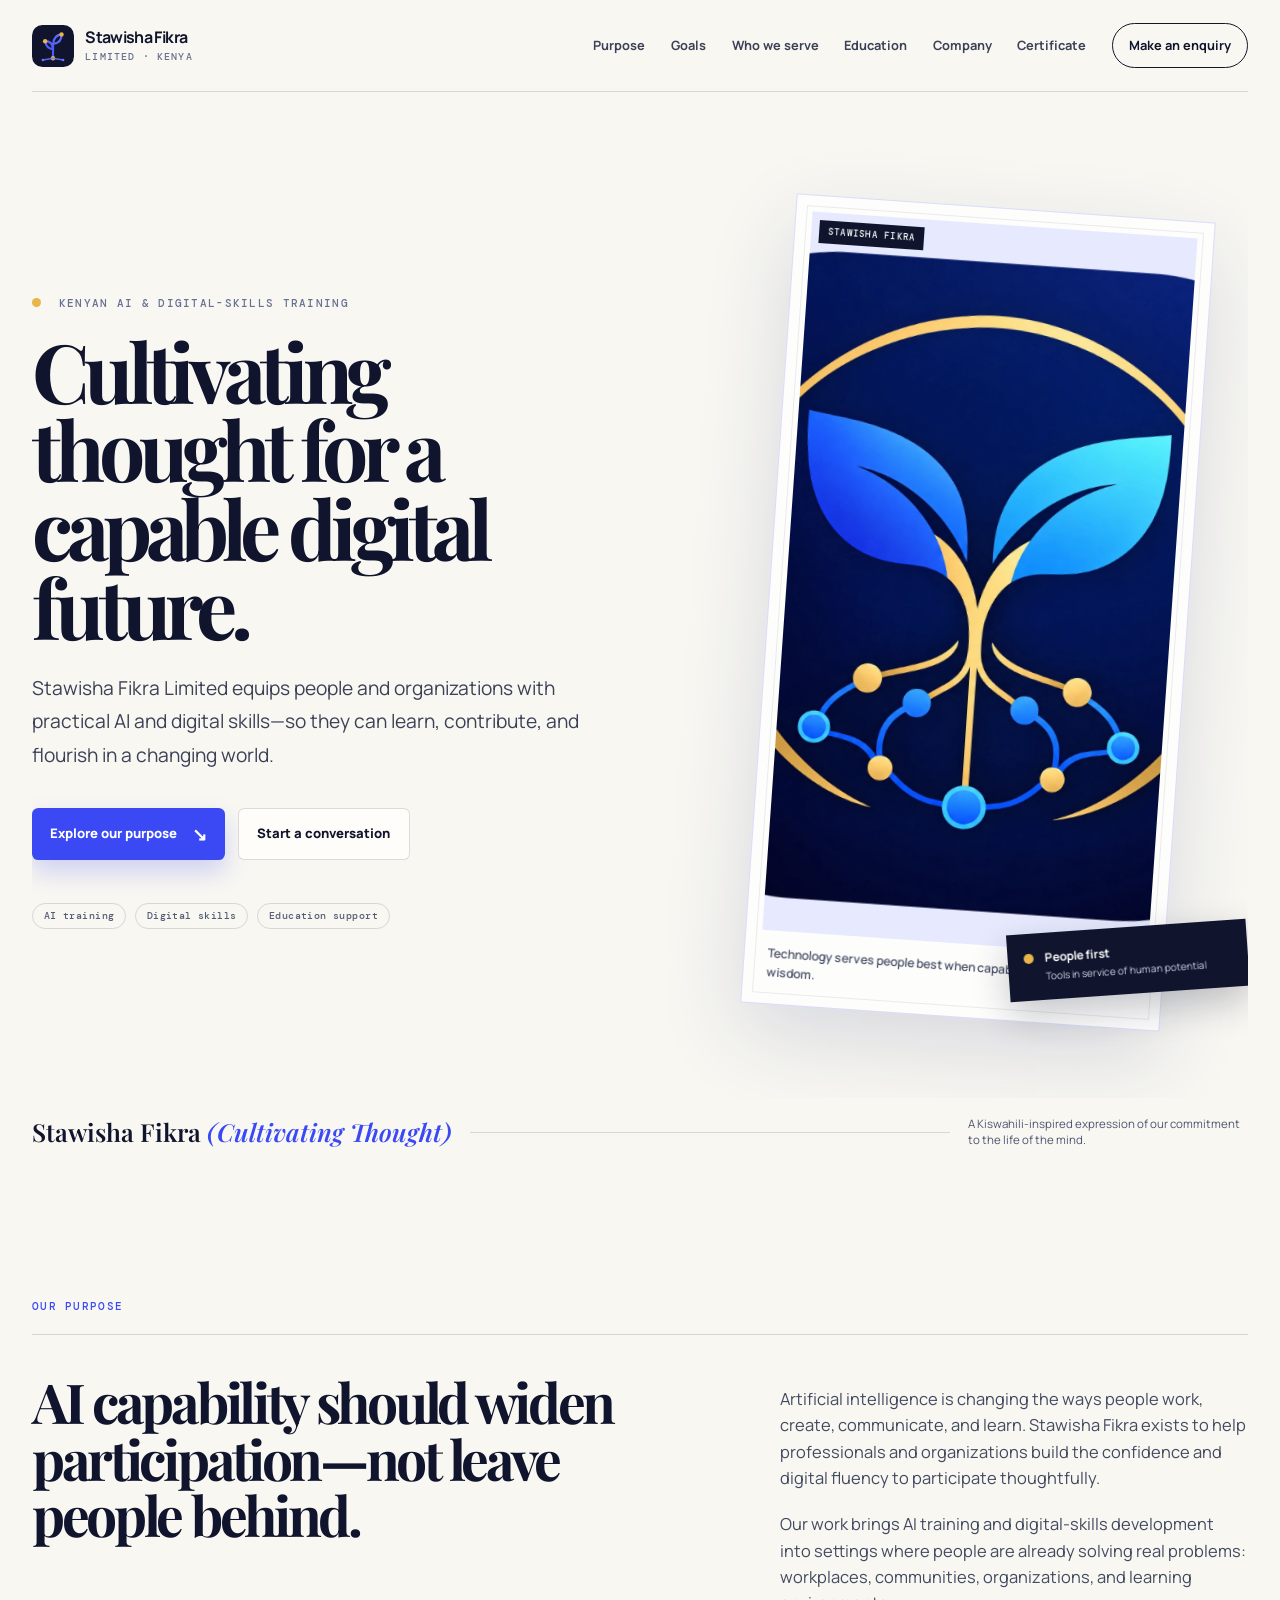
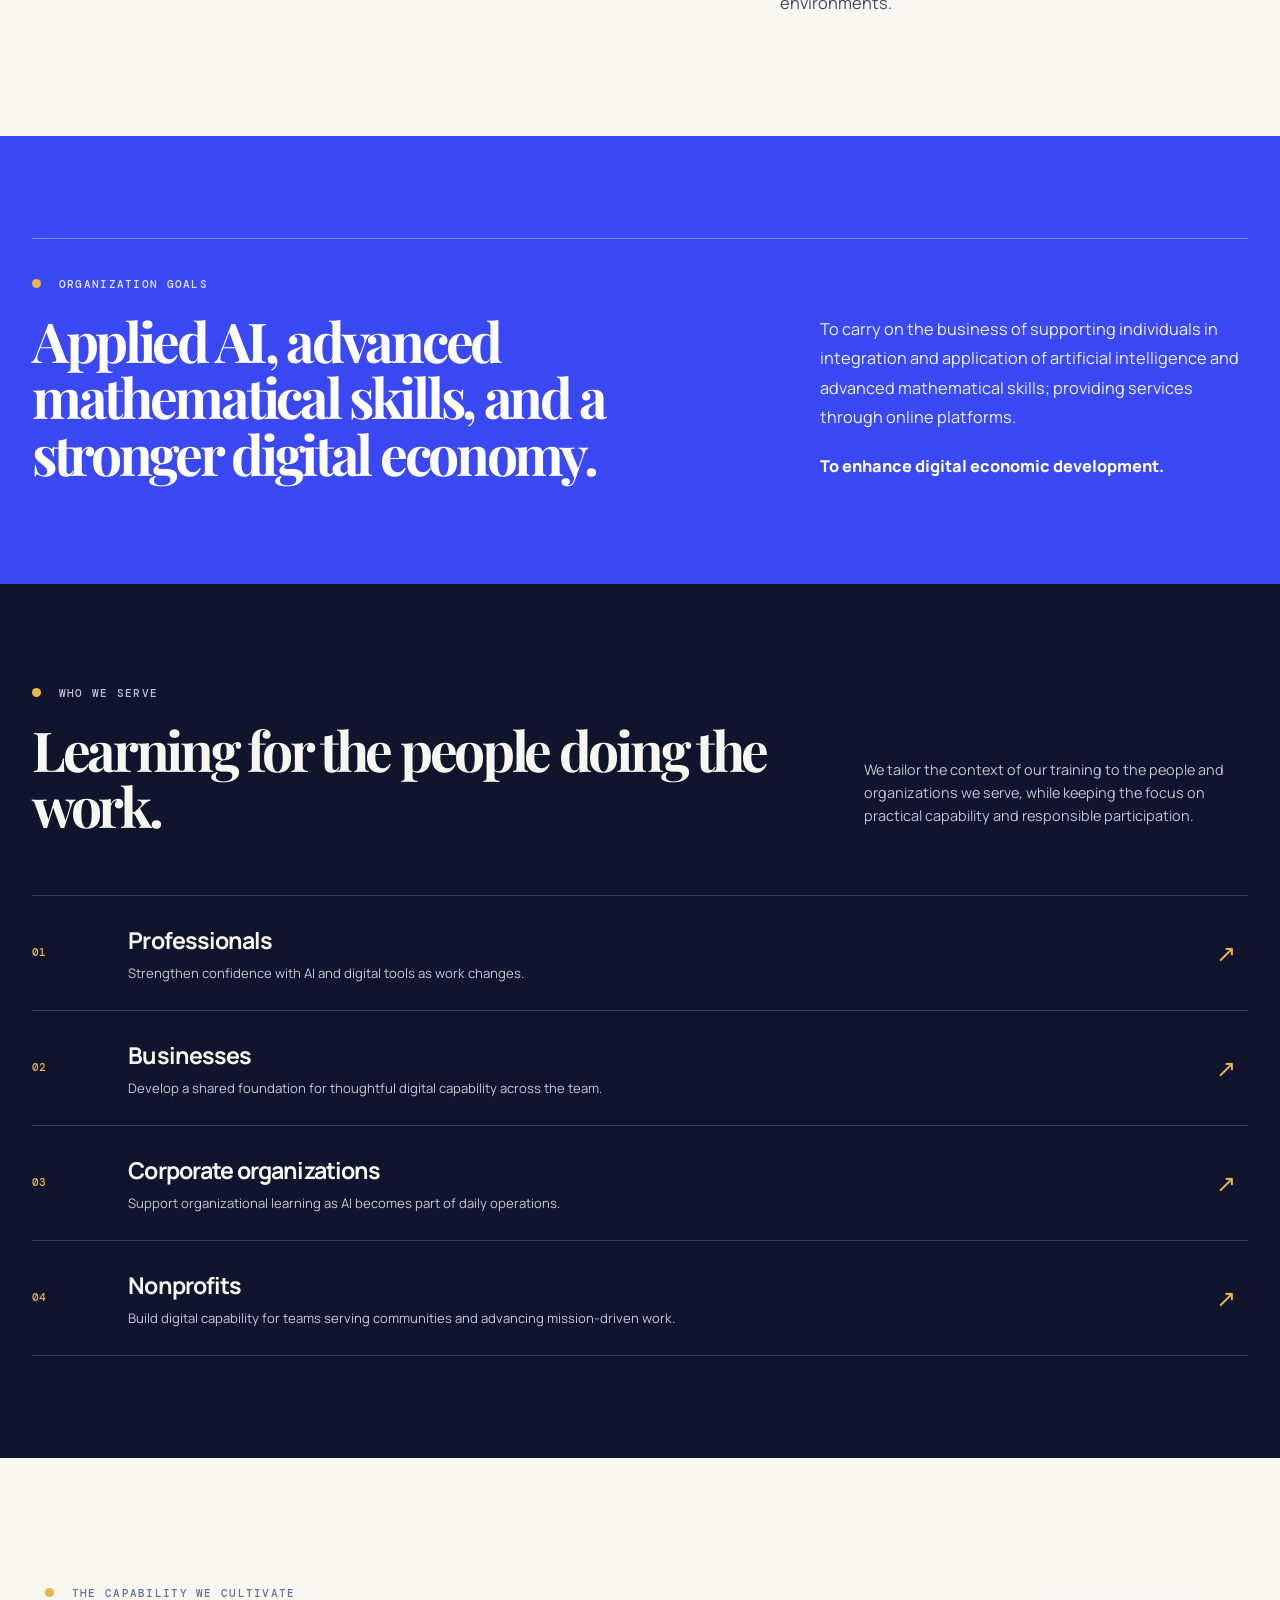
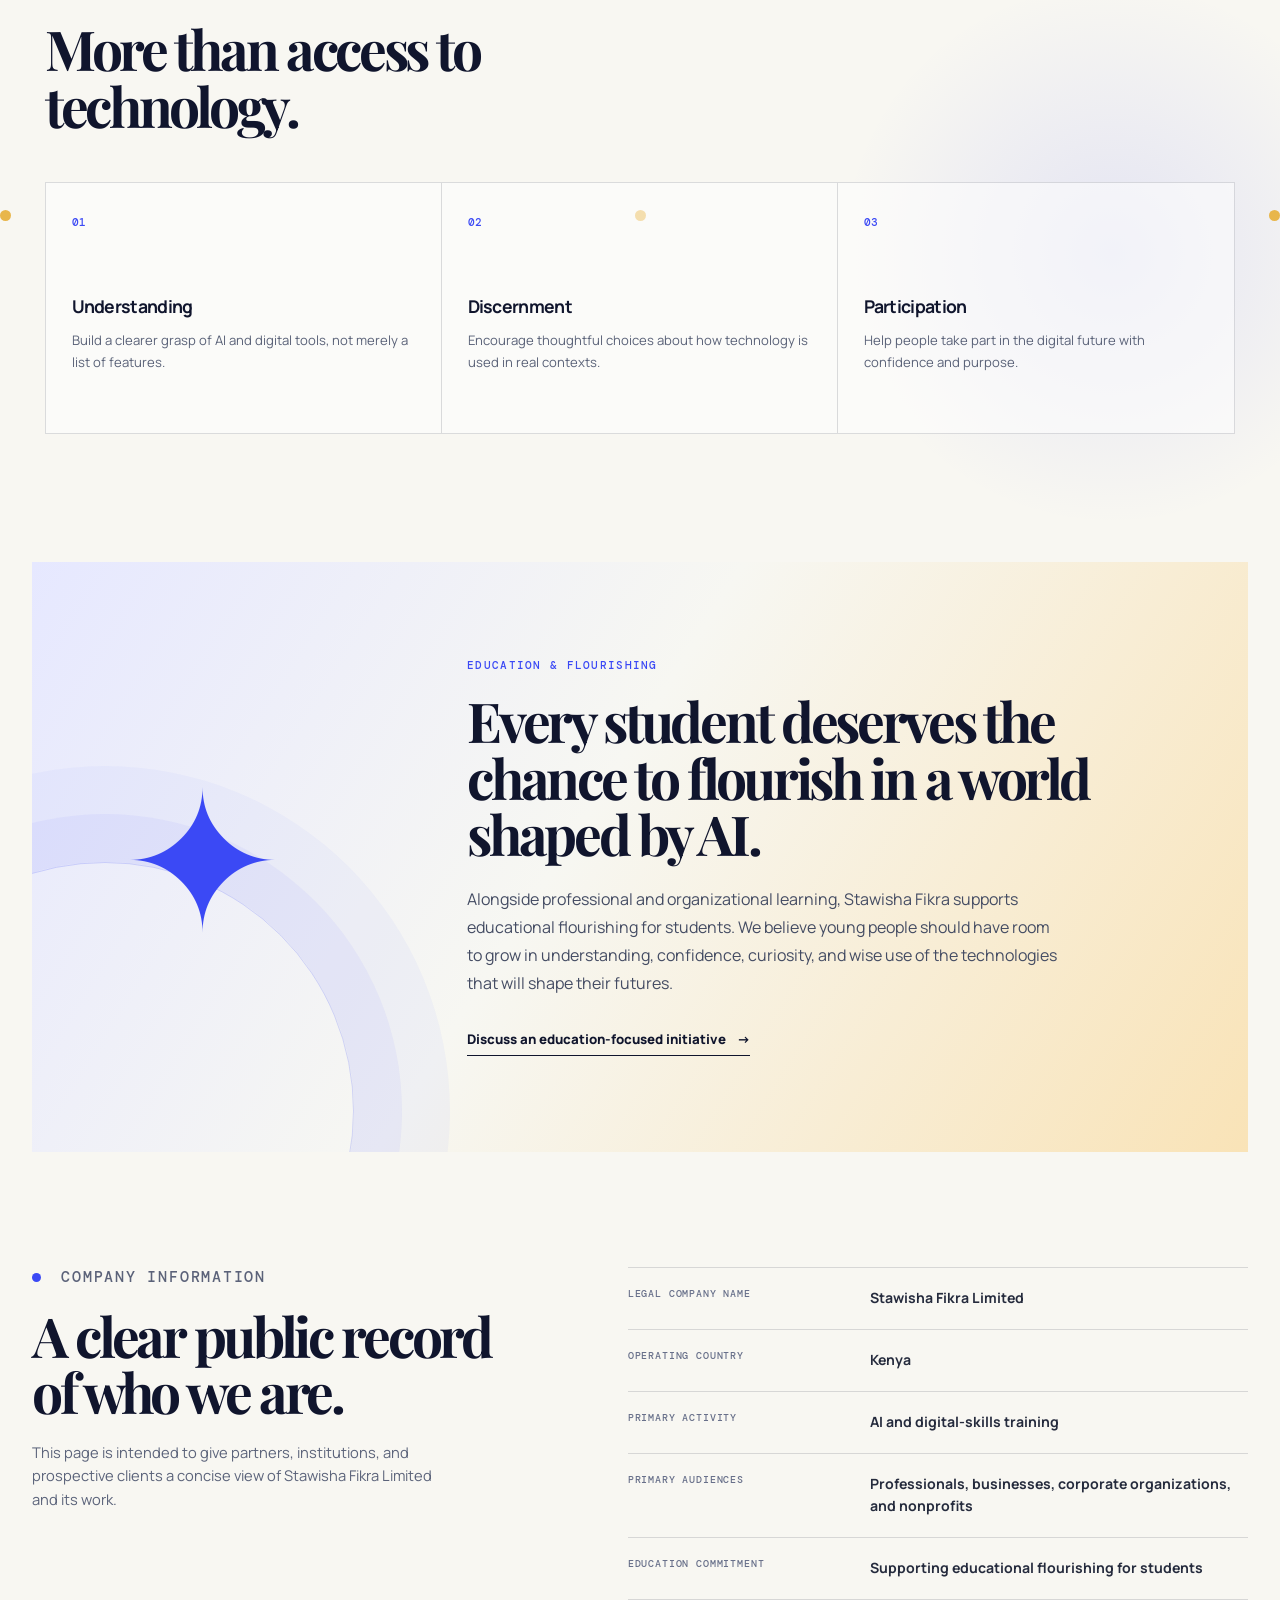
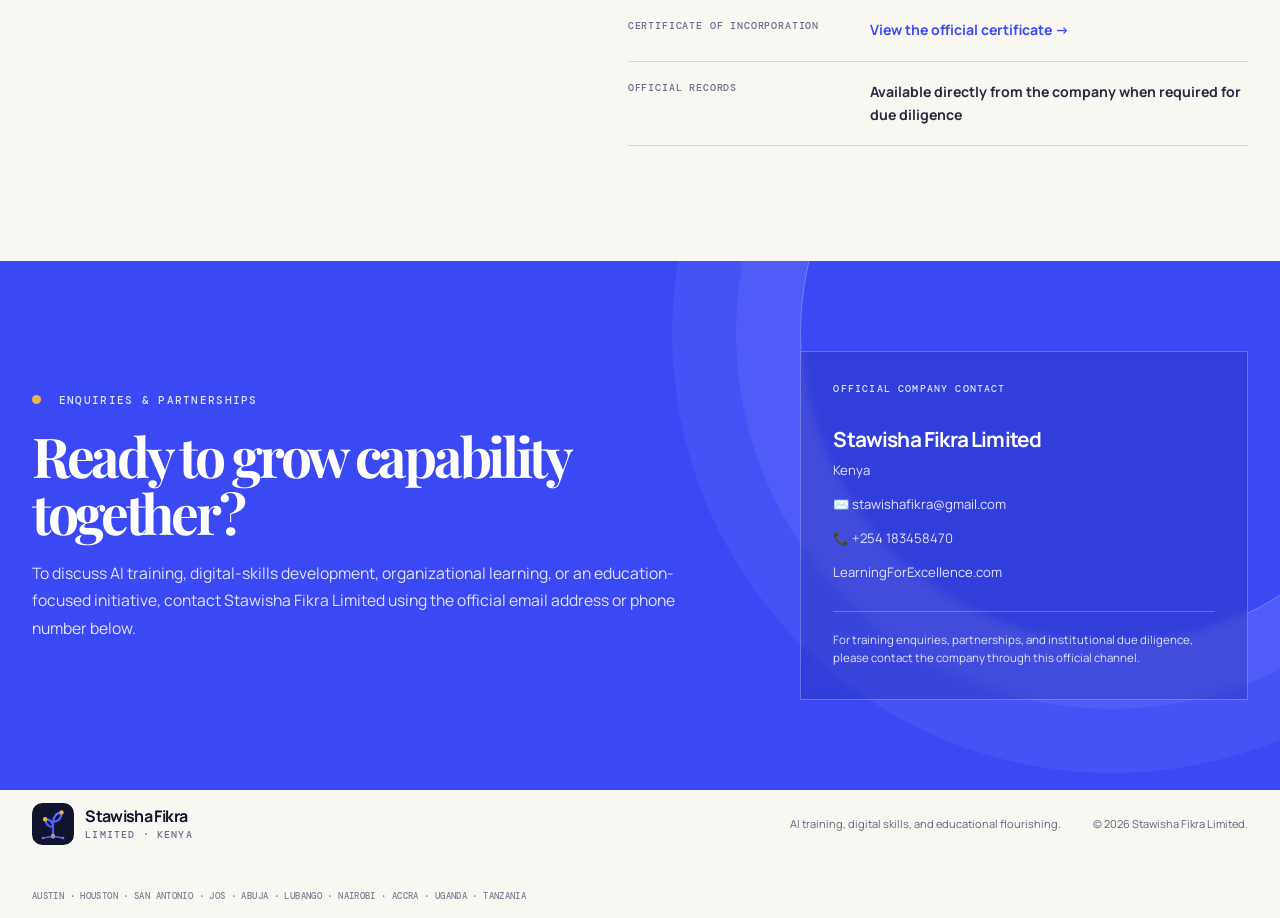
<file: index.html>
<!doctype html>
<html lang="en">
  <head>
    <meta charset="UTF-8" />
    <meta name="viewport" content="width=device-width, initial-scale=1.0" />
    <meta name="theme-color" content="#3b49f5" />
    <meta
      name="description"
      content="Stawisha Fikra Limited is a Kenyan AI and digital-skills training company serving professionals, businesses, corporate organizations, and nonprofits."
    />
    <meta
      name="keywords"
      content="AI training Kenya, digital skills, Stawisha Fikra, organizational learning, student flourishing"
    />
    <meta property="og:type" content="website" />
    <meta property="og:title" content="Stawisha Fikra | AI & Digital Skills Training" />
    <meta
      property="og:description"
      content="Cultivating thought and building practical AI and digital capability for people and organizations in Kenya."
    />
    <meta property="og:url" content="https://amosthestemguy.github.io/stawisha-fikra-limited/" />
    <meta property="og:site_name" content="Stawisha Fikra Limited" />
    <meta property="og:image" content="https://files.manuscdn.com/user_upload_by_module/session_file/112589645/gCdXlFzOjqTmCFvg.svg" />
    <meta name="twitter:card" content="summary" />
    <meta name="twitter:title" content="Stawisha Fikra | AI & Digital Skills Training" />
    <meta
      name="twitter:description"
      content="Cultivating thought and building practical AI and digital capability for people and organizations in Kenya."
    />
    <meta name="twitter:image" content="https://files.manuscdn.com/user_upload_by_module/session_file/112589645/gCdXlFzOjqTmCFvg.svg" />
    <title>Stawisha Fikra | AI & Digital Skills Training</title>
    <link rel="canonical" href="https://amosthestemguy.github.io/stawisha-fikra-limited/" />
    <link rel="icon" href="./favicon.svg" type="image/svg+xml" />
    <link rel="manifest" href="./manifest.webmanifest" />
    <link rel="stylesheet" href="./styles.css" />
  </head>
  <body>
    <a class="skip-link" href="#main-content">Skip to content</a>

    <header class="site-header">
      <a class="brand" href="#top" aria-label="Stawisha Fikra home">
        <img src="./favicon.svg" alt="" width="42" height="42" />
        <span>
          <strong>Stawisha Fikra</strong>
          <small>Limited · Kenya</small>
        </span>
      </a>
      <nav aria-label="Primary navigation">
        <a href="#purpose">Purpose</a>
        <a href="#goals">Goals</a>
        <a href="#who-we-serve">Who we serve</a>
        <a href="#education">Education</a>
        <a href="#company">Company</a>
        <a href="./certificate.html">Certificate</a>
        <a class="nav-cta" href="#contact">Make an enquiry</a>
      </nav>
    </header>

    <main id="main-content">
      <section class="hero" id="top" aria-labelledby="hero-title">
        <div class="hero-copy">
          <p class="eyebrow"><span></span> Kenyan AI &amp; digital-skills training</p>
          <h1 id="hero-title">Cultivating thought for a capable digital future.</h1>
          <p class="hero-lede">
            Stawisha Fikra Limited equips people and organizations with practical AI and digital skills—so they can learn, contribute, and flourish in a changing world.
          </p>
          <div class="hero-actions">
            <a class="button button-primary" href="#purpose">Explore our purpose <span aria-hidden="true">↘</span></a>
            <a class="button button-secondary" href="#contact">Start a conversation</a>
          </div>
          <div class="hero-proof" aria-label="Company focus areas">
            <span>AI training</span>
            <span>Digital skills</span>
            <span>Education support</span>
          </div>
        </div>

        <div class="hero-art" aria-label="Cultivating thought visual">
          <div class="orbit orbit-one"></div>
          <div class="orbit orbit-two"></div>
          <div class="hero-art-panel">
            <div class="art-label">STAWISHA FIKRA</div>
            <img
              src="./brand-mark.webp"
              alt="Abstract seedling and connected nodes representing thought, learning, and AI capability"
              width="720"
              height="720"
              fetchpriority="high"
            />
            <p>Technology serves people best when capability grows with wisdom.</p>
          </div>
          <div class="signal-card">
            <span class="signal-dot"></span>
            <div><strong>People first</strong><small>Tools in service of human potential</small></div>
          </div>
        </div>
      </section>

      <section class="name-band" aria-label="Company name translation">
        <p>Stawisha Fikra <span>(Cultivating Thought)</span></p>
        <div class="name-rule" aria-hidden="true"></div>
        <p class="name-note">A Kiswahili-inspired expression of our commitment to the life of the mind.</p>
      </section>

      <section class="purpose section-frame" id="purpose" aria-labelledby="purpose-title">
        <div class="section-kicker">Our purpose</div>
        <div class="purpose-layout">
          <div>
            <h2 id="purpose-title">AI capability should widen participation—not leave people behind.</h2>
          </div>
          <div class="purpose-copy">
            <p>
              Artificial intelligence is changing the ways people work, create, communicate, and learn. Stawisha Fikra exists to help professionals and organizations build the confidence and digital fluency to participate thoughtfully.
            </p>
            <p>
              Our work brings AI training and digital-skills development into settings where people are already solving real problems: workplaces, communities, organizations, and learning environments.
            </p>
          </div>
        </div>
      </section>

      <section class="goals" id="goals" aria-labelledby="goals-title">
        <div class="goals-wrap">
          <div>
            <p class="eyebrow"><span></span> Organization goals</p>
            <h2 id="goals-title">Applied AI, advanced mathematical skills, and a stronger digital economy.</h2>
          </div>
          <div class="goals-copy">
            <p>To carry on the business of supporting individuals in integration and application of artificial intelligence and advanced mathematical skills; providing services through online platforms.</p>
            <p>To enhance digital economic development.</p>
          </div>
        </div>
      </section>

      <section class="audiences" id="who-we-serve" aria-labelledby="audience-title">
        <div class="audience-header">
          <div>
            <p class="eyebrow dark"><span></span> Who we serve</p>
            <h2 id="audience-title">Learning for the people doing the work.</h2>
          </div>
          <p>We tailor the context of our training to the people and organizations we serve, while keeping the focus on practical capability and responsible participation.</p>
        </div>
        <div class="audience-list">
          <article class="audience-item">
            <span class="number">01</span>
            <div><h3>Professionals</h3><p>Strengthen confidence with AI and digital tools as work changes.</p></div>
            <span class="arrow" aria-hidden="true">↗</span>
          </article>
          <article class="audience-item">
            <span class="number">02</span>
            <div><h3>Businesses</h3><p>Develop a shared foundation for thoughtful digital capability across the team.</p></div>
            <span class="arrow" aria-hidden="true">↗</span>
          </article>
          <article class="audience-item">
            <span class="number">03</span>
            <div><h3>Corporate organizations</h3><p>Support organizational learning as AI becomes part of daily operations.</p></div>
            <span class="arrow" aria-hidden="true">↗</span>
          </article>
          <article class="audience-item">
            <span class="number">04</span>
            <div><h3>Nonprofits</h3><p>Build digital capability for teams serving communities and advancing mission-driven work.</p></div>
            <span class="arrow" aria-hidden="true">↗</span>
          </article>
        </div>
      </section>

      <section class="capability" aria-labelledby="capability-title">
        <div class="capability-rail" aria-hidden="true"><span></span><span></span><span></span></div>
        <div class="capability-content">
          <p class="eyebrow"><span></span> The capability we cultivate</p>
          <h2 id="capability-title">More than access to technology.</h2>
          <div class="capability-grid">
            <article><span>01</span><h3>Understanding</h3><p>Build a clearer grasp of AI and digital tools, not merely a list of features.</p></article>
            <article><span>02</span><h3>Discernment</h3><p>Encourage thoughtful choices about how technology is used in real contexts.</p></article>
            <article><span>03</span><h3>Participation</h3><p>Help people take part in the digital future with confidence and purpose.</p></article>
          </div>
        </div>
      </section>

      <section class="education section-frame" id="education" aria-labelledby="education-title">
        <div class="education-marker" aria-hidden="true">✦</div>
        <div class="education-copy">
          <p class="section-kicker">Education &amp; flourishing</p>
          <h2 id="education-title">Every student deserves the chance to flourish in a world shaped by AI.</h2>
          <p>
            Alongside professional and organizational learning, Stawisha Fikra supports educational flourishing for students. We believe young people should have room to grow in understanding, confidence, curiosity, and wise use of the technologies that will shape their futures.
          </p>
          <a class="text-link" href="#contact">Discuss an education-focused initiative <span aria-hidden="true">→</span></a>
        </div>
      </section>

      <section class="company" id="company" aria-labelledby="company-title">
        <div class="company-intro">
          <p class="eyebrow dark"><span></span> Company information</p>
          <h2 id="company-title">A clear public record of who we are.</h2>
          <p>This page is intended to give partners, institutions, and prospective clients a concise view of Stawisha Fikra Limited and its work.</p>
        </div>
        <dl class="company-facts">
          <div><dt>Legal company name</dt><dd>Stawisha Fikra Limited</dd></div>
          <div><dt>Operating country</dt><dd>Kenya</dd></div>
          <div><dt>Primary activity</dt><dd>AI and digital-skills training</dd></div>
          <div><dt>Primary audiences</dt><dd>Professionals, businesses, corporate organizations, and nonprofits</dd></div>
          <div><dt>Education commitment</dt><dd>Supporting educational flourishing for students</dd></div>
          <div><dt>Certificate of incorporation</dt><dd><a class="company-link" href="./certificate.html">View the official certificate <span aria-hidden="true">→</span></a></dd></div>
          <div><dt>Official records</dt><dd>Available directly from the company when required for due diligence</dd></div>
        </dl>
      </section>

      <section class="contact" id="contact" aria-labelledby="contact-title">
        <div class="contact-sun" aria-hidden="true"></div>
        <div class="contact-copy">
          <p class="eyebrow"><span></span> Enquiries &amp; partnerships</p>
          <h2 id="contact-title">Ready to grow capability together?</h2>
          <p>To discuss AI training, digital-skills development, organizational learning, or an education-focused initiative, contact Stawisha Fikra Limited using the official email address or phone number below.</p>
        </div>
        <aside class="contact-card" aria-label="Official contact information">
          <p class="contact-card-label">Official company contact</p>
          <h3>Stawisha Fikra Limited</h3>
          <p>Kenya</p>
          <p><a href="mailto:stawishafikra@gmail.com">✉️ stawishafikra@gmail.com</a></p>
          <p><a href="tel:+254183458470">📞 +254 183458470</a></p>
          <p><a href="https://learningforexcellence.com" target="_blank" rel="noopener noreferrer">LearningForExcellence.com</a></p>
          <div class="contact-card-rule"></div>
          <p class="contact-small">For training enquiries, partnerships, and institutional due diligence, please contact the company through this official channel.</p>
        </aside>
      </section>
    </main>

    <footer class="site-footer">
      <a class="brand brand-footer" href="#top" aria-label="Back to top">
        <img src="./favicon.svg" alt="" width="35" height="35" />
        <span><strong>Stawisha Fikra</strong><small>Limited · Kenya</small></span>
      </a>
      <p>AI training, digital skills, and educational flourishing.</p>
      <p>© <span id="year">2026</span> Stawisha Fikra Limited.</p>
      <p class="locations">Austin · Houston · San Antonio · Jos · Abuja · Lubango · Nairobi · Accra · Uganda · Tanzania</p>
    </footer>
  </body>
</html>
</file>
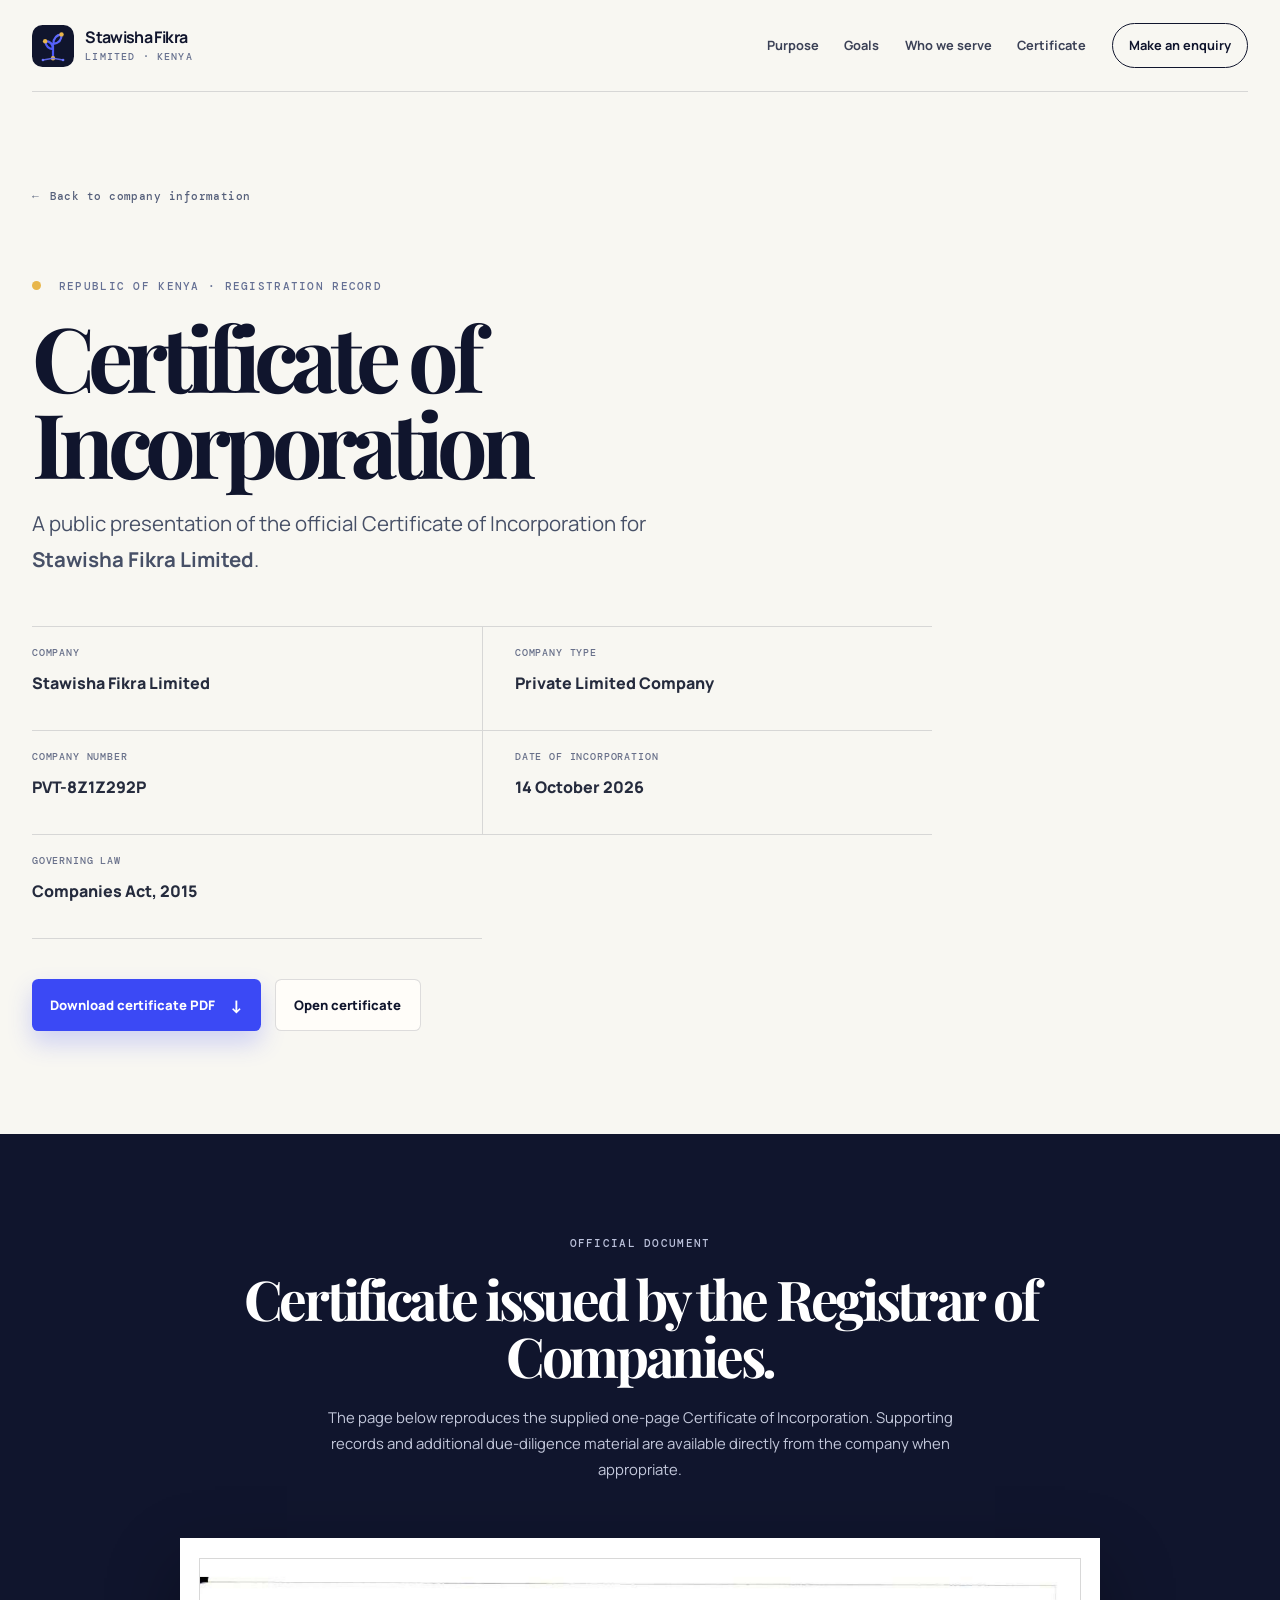
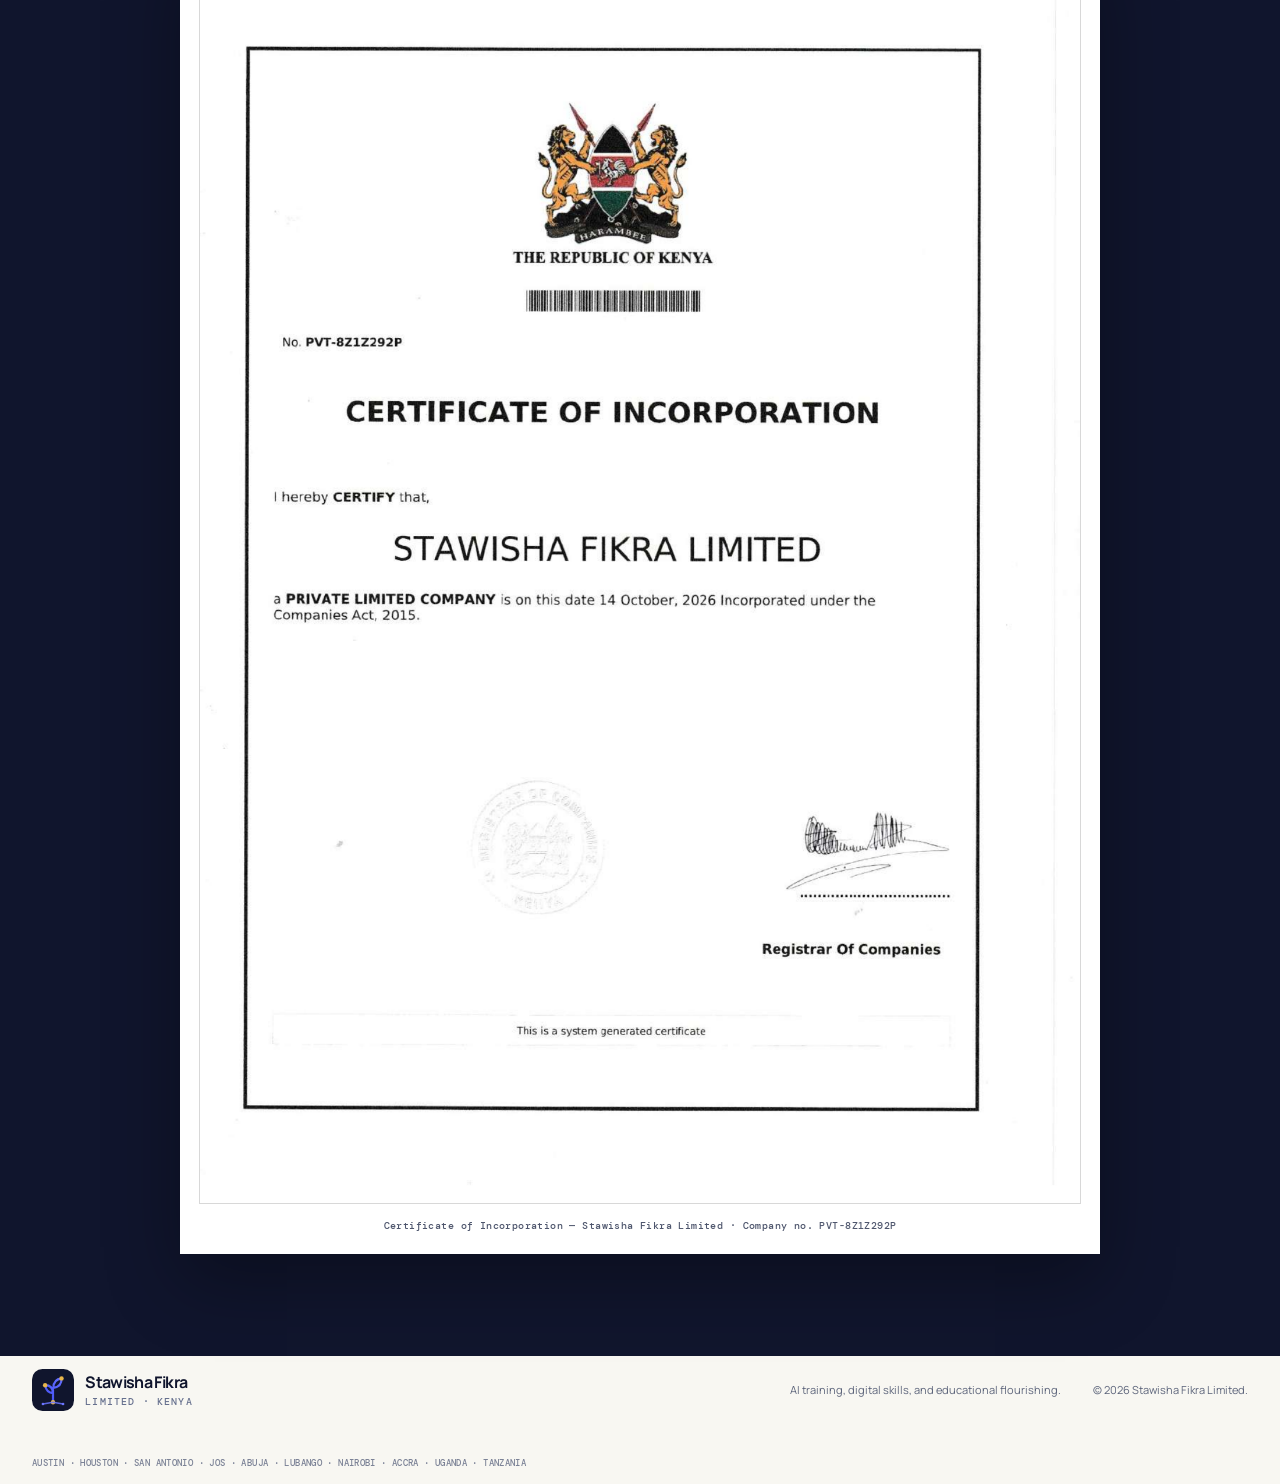
<file: certificate.html>
<!doctype html>
<html lang="en">
  <head>
    <meta charset="UTF-8" />
    <meta name="viewport" content="width=device-width, initial-scale=1.0" />
    <meta name="theme-color" content="#3b49f5" />
    <meta name="description" content="Certificate of Incorporation for Stawisha Fikra Limited, a Private Limited Company incorporated in Kenya on 14 October 2026." />
    <meta name="keywords" content="Stawisha Fikra Limited certificate of incorporation, Kenya company registration, PVT-8Z1Z292P" />
    <meta property="og:type" content="website" />
    <meta property="og:title" content="Certificate of Incorporation | Stawisha Fikra Limited" />
    <meta property="og:description" content="Official Certificate of Incorporation for Stawisha Fikra Limited, Republic of Kenya." />
    <meta property="og:url" content="https://amosthestemguy.github.io/stawisha-fikra-limited/certificate.html" />
    <meta property="og:site_name" content="Stawisha Fikra Limited" />
    <title>Certificate of Incorporation | Stawisha Fikra Limited</title>
    <link rel="canonical" href="https://amosthestemguy.github.io/stawisha-fikra-limited/certificate.html" />
    <link rel="icon" href="./favicon.svg" type="image/svg+xml" />
    <link rel="manifest" href="./manifest.webmanifest" />
    <link rel="stylesheet" href="./styles.css" />
  </head>
  <body class="certificate-page">
    <a class="skip-link" href="#main-content">Skip to content</a>

    <header class="site-header">
      <a class="brand" href="./index.html" aria-label="Stawisha Fikra home">
        <img src="./favicon.svg" alt="" width="42" height="42" />
        <span>
          <strong>Stawisha Fikra</strong>
          <small>Limited · Kenya</small>
        </span>
      </a>
      <nav aria-label="Primary navigation">
        <a href="./index.html#purpose">Purpose</a>
        <a href="./index.html#goals">Goals</a>
        <a href="./index.html#who-we-serve">Who we serve</a>
        <a aria-current="page" href="./certificate.html">Certificate</a>
        <a class="nav-cta" href="./index.html#contact">Make an enquiry</a>
      </nav>
    </header>

    <main id="main-content">
      <section class="certificate-hero section-frame" aria-labelledby="certificate-title">
        <a class="back-link" href="./index.html#company"><span aria-hidden="true">←</span> Back to company information</a>
        <p class="eyebrow"><span></span> Republic of Kenya · registration record</p>
        <h1 id="certificate-title">Certificate of Incorporation</h1>
        <p class="certificate-lede">A public presentation of the official Certificate of Incorporation for <strong>Stawisha Fikra Limited</strong>.</p>

        <dl class="certificate-facts" aria-label="Certificate facts">
          <div><dt>Company</dt><dd>Stawisha Fikra Limited</dd></div>
          <div><dt>Company type</dt><dd>Private Limited Company</dd></div>
          <div><dt>Company number</dt><dd>PVT-8Z1Z292P</dd></div>
          <div><dt>Date of incorporation</dt><dd>14 October 2026</dd></div>
          <div><dt>Governing law</dt><dd>Companies Act, 2015</dd></div>
        </dl>

        <div class="certificate-actions">
          <a class="button button-primary" href="./documents/stawisha-fikra-certificate-of-incorporation.pdf" download>Download certificate PDF <span aria-hidden="true">↓</span></a>
          <a class="button button-secondary" href="./documents/stawisha-fikra-certificate-of-incorporation.pdf" target="_blank" rel="noopener noreferrer">Open certificate</a>
        </div>
      </section>

      <section class="certificate-document" aria-labelledby="document-title">
        <div class="certificate-document-heading">
          <p class="section-kicker">Official document</p>
          <h2 id="document-title">Certificate issued by the Registrar of Companies.</h2>
          <p>The page below reproduces the supplied one-page Certificate of Incorporation. Supporting records and additional due-diligence material are available directly from the company when appropriate.</p>
        </div>
        <figure class="certificate-frame">
          <img src="./images/stawisha-fikra-certificate-of-incorporation.png" alt="Official Certificate of Incorporation for Stawisha Fikra Limited, a Private Limited Company incorporated in Kenya on 14 October 2026" width="1488" height="2105" />
          <figcaption>Certificate of Incorporation — Stawisha Fikra Limited · Company no. PVT-8Z1Z292P</figcaption>
        </figure>
      </section>
    </main>

    <footer class="site-footer">
      <a class="brand brand-footer" href="./index.html" aria-label="Stawisha Fikra home">
        <img src="./favicon.svg" alt="" width="35" height="35" />
        <span><strong>Stawisha Fikra</strong><small>Limited · Kenya</small></span>
      </a>
      <p>AI training, digital skills, and educational flourishing.</p>
      <p>© <span id="year">2026</span> Stawisha Fikra Limited.</p>
      <p class="locations">Austin · Houston · San Antonio · Jos · Abuja · Lubango · Nairobi · Accra · Uganda · Tanzania</p>
    </footer>
  </body>
</html>
</file>
<file: styles.css>
@import url('https://fonts.googleapis.com/css2?family=DM+Mono:wght@400;500&family=Manrope:wght@400;500;600;700;800&family=Playfair+Display:ital,wght@0,600;0,700;1,600&display=swap');

:root {
  --ink: #10152d;
  --muted: #66708e;
  --paper: #f8f7f2;
  --blue: #3b49f5;
  --blue-dark: #242cb5;
  --gold: #e8b64b;
  --line: rgba(16, 21, 45, 0.14);
  --serif: "Playfair Display", Georgia, serif;
  --sans: "Manrope", Arial, sans-serif;
  --mono: "DM Mono", monospace;
}

* { box-sizing: border-box; }
html { scroll-behavior: smooth; }
body { margin: 0; background: var(--paper); color: var(--ink); font-family: var(--sans); font-size: 16px; line-height: 1.6; }
a { color: inherit; text-decoration: none; }
img { display: block; max-width: 100%; }

.skip-link { position: fixed; z-index: 100; top: -5rem; left: 1rem; background: var(--ink); color: #fff; padding: .75rem 1rem; border-radius: .5rem; transition: top .2s; }
.skip-link:focus { top: 1rem; }

.site-header { width: min(1380px, calc(100% - 64px)); min-height: 92px; margin: auto; display: flex; justify-content: space-between; align-items: center; gap: 2rem; border-bottom: 1px solid var(--line); }
.brand { display: inline-flex; align-items: center; gap: .7rem; flex-shrink: 0; }
.brand img { width: 42px; height: 42px; }
.brand span { display: grid; line-height: 1.08; }
.brand strong { font-size: 1rem; letter-spacing: -.04em; }
.brand small { margin-top: .35rem; color: var(--muted); font: 500 .61rem/1 var(--mono); letter-spacing: .12em; text-transform: uppercase; }
.site-header nav { display: flex; align-items: center; gap: clamp(.8rem, 2vw, 2rem); color: #3b4156; font-size: .8rem; font-weight: 700; }
.site-header nav > a:not(.nav-cta) { position: relative; }
.site-header nav > a:not(.nav-cta)::after { content: ""; width: 0; height: 2px; position: absolute; bottom: -.4rem; left: 0; background: var(--blue); transition: width .2s; }
.site-header nav > a:not(.nav-cta):hover::after, .site-header nav > a:not(.nav-cta):focus-visible::after { width: 100%; }
.nav-cta { padding: .7rem 1rem; border: 1px solid var(--ink); border-radius: 999px; color: var(--ink); }
.nav-cta:hover, .nav-cta:focus-visible { background: var(--ink); color: #fff; }

.hero { width: min(1380px, calc(100% - 64px)); min-height: 675px; margin: auto; padding: clamp(4.5rem, 9vw, 8.5rem) 0 5rem; display: grid; grid-template-columns: minmax(0, 1.04fr) minmax(410px, .96fr); align-items: center; gap: clamp(2rem, 7vw, 8rem); overflow: hidden; }
.hero-copy { position: relative; z-index: 2; }
.eyebrow, .section-kicker { margin: 0 0 1.2rem; color: #657094; font: 500 .67rem/1.4 var(--mono); letter-spacing: .12em; text-transform: uppercase; }
.eyebrow span { display: inline-block; width: 9px; height: 9px; margin-right: .6rem; border-radius: 99px; background: var(--gold); }
.eyebrow.dark { color: #5b6279; }
.eyebrow.dark span { background: var(--blue); }
h1, h2, h3, p { margin-top: 0; }
h1 { max-width: 700px; margin-bottom: 1.65rem; font: 700 clamp(3.5rem, 6.4vw, 6.7rem)/.96 var(--serif); letter-spacing: -.075em; }
.hero-lede { max-width: 590px; margin-bottom: 2.2rem; color: #3b4156; font-size: clamp(1.02rem, 1.5vw, 1.2rem); line-height: 1.75; }
.hero-actions { display: flex; flex-wrap: wrap; gap: .8rem; }
.button { min-height: 50px; display: inline-flex; align-items: center; justify-content: center; gap: .9rem; padding: .75rem 1.15rem; border-radius: .4rem; font-size: .82rem; font-weight: 800; transition: transform .2s, background .2s, color .2s; }
.button:hover, .button:focus-visible { transform: translateY(-2px); }
.button-primary { background: var(--blue); color: #fff; box-shadow: 0 12px 24px rgba(59, 73, 245, .22); }
.button-primary:hover, .button-primary:focus-visible { background: var(--blue-dark); }
.button-primary span { font-size: 1.1rem; }
.button-secondary { border: 1px solid var(--line); background: #fffdf9; }
.button-secondary:hover, .button-secondary:focus-visible { border-color: var(--ink); }
.hero-proof { display: flex; flex-wrap: wrap; gap: .55rem; margin-top: 2.7rem; }
.hero-proof span { padding: .43rem .68rem; border: 1px solid var(--line); border-radius: 999px; color: #555d75; font: 500 .63rem/1 var(--mono); letter-spacing: .04em; }

.hero-art { position: relative; min-height: 470px; display: grid; place-items: center; }
.hero-art::before { content: ""; position: absolute; width: 90%; aspect-ratio: 1; border-radius: 50%; background: radial-gradient(circle at 50% 50%, rgba(232,182,75,.24) 0 3%, transparent 3.2% 12%, rgba(59,73,245,.11) 12.3% 13%, transparent 13.3% 31%, rgba(59,73,245,.08) 31.3% 32%, transparent 32.3%); }
.orbit { position: absolute; border: 1px solid rgba(59,73,245,.16); border-radius: 50%; }
.orbit-one { width: 78%; height: 50%; transform: rotate(-24deg); }
.orbit-two { width: 56%; height: 70%; transform: rotate(34deg); }
.hero-art-panel { position: relative; z-index: 1; width: min(80%, 420px); padding: 1rem; border: 1px solid rgba(59,73,245,.18); background: rgba(255,255,255,.72); box-shadow: 0 30px 80px rgba(31, 39, 110, .14); backdrop-filter: blur(8px); transform: rotate(4deg); }
.hero-art-panel::after { content: ""; position: absolute; inset: .6rem; border: 1px solid rgba(16,21,45,.08); pointer-events: none; }
.hero-art-panel img { width: 100%; aspect-ratio: 1; object-fit: cover; background: #e7eafe; }
.art-label { position: absolute; z-index: 2; top: 1.5rem; left: 1.5rem; padding: .45rem .55rem; background: var(--ink); color: #fff; font: 500 .56rem/1 var(--mono); letter-spacing: .14em; }
.hero-art-panel p { margin: .9rem .45rem .3rem; color: #4a5269; font: 600 .76rem/1.55 var(--sans); }
.signal-card { position: absolute; z-index: 3; right: 0; bottom: 1.5rem; width: min(240px, 54%); display: flex; align-items: flex-start; gap: .7rem; padding: 1rem; background: var(--ink); color: #fff; box-shadow: 0 14px 36px rgba(16, 21, 45, .24); transform: rotate(-4deg); }
.signal-dot { width: 10px; height: 10px; flex: 0 0 10px; margin-top: .27rem; border-radius: 50%; background: var(--gold); }
.signal-card strong, .signal-card small { display: block; }
.signal-card strong { font-size: .74rem; }
.signal-card small { margin-top: .15rem; color: #cfd3e4; font-size: .63rem; line-height: 1.35; }

.name-band { width: min(1380px, calc(100% - 64px)); margin: 0 auto; padding: 1.1rem 0 3rem; display: flex; align-items: center; gap: 1.1rem; color: #4d5570; }
.name-band > p:first-child { flex-shrink: 0; margin: 0; color: var(--ink); font: 600 clamp(1.1rem, 2vw, 1.55rem)/1.2 var(--serif); }
.name-band > p:first-child span { color: var(--blue); font-style: italic; }
.name-rule { height: 1px; flex: 1; background: var(--line); }
.name-note { max-width: 280px; margin: 0; font-size: .72rem; line-height: 1.45; }

.section-frame { width: min(1380px, calc(100% - 64px)); margin: auto; }
.purpose { padding: clamp(4.5rem, 8vw, 8rem) 0; }
.section-kicker { color: var(--blue); }
.purpose-layout { display: grid; grid-template-columns: 1.15fr .85fr; gap: clamp(2rem, 9vw, 11rem); border-top: 1px solid var(--line); padding-top: 2.4rem; }
h2 { font: 700 clamp(2.25rem, 4.3vw, 4.6rem)/1.03 var(--serif); letter-spacing: -.06em; }
.purpose h2 { max-width: 780px; margin-bottom: 0; }
.purpose-copy { padding-top: .8rem; color: #424a60; font-size: 1.03rem; }
.purpose-copy p + p { margin-top: 1.25rem; }

.goals { padding: clamp(4.5rem, 8vw, 7.5rem) max(32px, calc((100% - 1380px)/2)); background: var(--blue); color: #fff; }
.goals-wrap { max-width: 1380px; margin: auto; display: grid; grid-template-columns: 1.1fr .7fr; gap: clamp(2rem, 9vw, 10rem); border-top: 1px solid rgba(255,255,255,.35); padding-top: 2.4rem; }
.goals .eyebrow { color: #e2e5ff; }
.goals .eyebrow span { background: var(--gold); }
.goals h2 { max-width: 760px; margin-bottom: 0; }
.goals-copy { align-self: end; color: #edf0ff; font-size: 1.02rem; line-height: 1.8; }
.goals-copy p { margin-bottom: 1.25rem; }
.goals-copy p:last-child { margin-bottom: 0; color: #fff; font-weight: 800; }

.audiences { padding: clamp(4.5rem, 8vw, 7.5rem) max(32px, calc((100% - 1380px)/2)); background: var(--ink); color: #f7f7f2; }
.audience-header { max-width: 1380px; margin: auto; display: grid; grid-template-columns: 1.1fr .55fr; gap: 4rem; align-items: end; }
.audience-header .eyebrow { color: #bbc1db; }
.audience-header .eyebrow span { background: var(--gold); }
.audience-header h2 { margin-bottom: 0; }
.audience-header > p { max-width: 390px; margin-bottom: .45rem; color: #bfc5d8; font-size: .9rem; }
.audience-list { max-width: 1380px; margin: 3.8rem auto 0; border-top: 1px solid rgba(255,255,255,.18); }
.audience-item { min-height: 115px; display: grid; grid-template-columns: 74px 1fr 32px; gap: 1.4rem; align-items: center; border-bottom: 1px solid rgba(255,255,255,.18); transition: padding .25s, background .25s; }
.audience-item:hover { padding-left: 1.1rem; background: rgba(255,255,255,.035); }
.audience-item .number { color: var(--gold); font: 500 .68rem/1 var(--mono); }
.audience-item h3 { margin: 0 0 .25rem; font-size: clamp(1.15rem, 2vw, 1.45rem); letter-spacing: -.04em; }
.audience-item p { margin: 0; color: #c3c8db; font-size: .82rem; }
.audience-item .arrow { color: var(--gold); font-size: 1.5rem; }

.capability { position: relative; display: grid; grid-template-columns: minmax(1rem, 1fr) minmax(0, 1190px) minmax(1rem, 1fr); padding: clamp(5rem, 10vw, 10rem) 0; overflow: hidden; }
.capability::before { content: ""; position: absolute; top: 14%; right: -8rem; width: 37rem; height: 37rem; border-radius: 50%; background: radial-gradient(circle, rgba(59,73,245,.11), rgba(59,73,245,0) 65%); }
.capability-rail { grid-column: 1 / -1; position: absolute; top: 50%; left: 0; right: 0; display: flex; justify-content: space-between; pointer-events: none; }
.capability-rail span { width: 11px; height: 11px; border-radius: 50%; background: var(--gold); }
.capability-content { position: relative; z-index: 1; grid-column: 2; }
.capability h2 { max-width: 610px; margin-bottom: 3rem; }
.capability-grid { display: grid; grid-template-columns: repeat(3, 1fr); border: 1px solid var(--line); background: rgba(255,255,255,.55); }
.capability-grid article { min-height: 250px; padding: 1.6rem; border-right: 1px solid var(--line); }
.capability-grid article:last-child { border-right: 0; }
.capability-grid span { color: var(--blue); font: 500 .67rem/1 var(--mono); }
.capability-grid h3 { margin: 3.6rem 0 .65rem; font-size: 1.1rem; letter-spacing: -.04em; }
.capability-grid p { color: #5a6278; font-size: .82rem; line-height: 1.65; }

.education { position: relative; min-height: 590px; margin-bottom: clamp(5rem, 9vw, 9rem); padding: clamp(3rem, 7vw, 7rem); display: grid; grid-template-columns: .5fr 1fr; align-items: center; background: linear-gradient(122deg, #e6e8ff 0%, #f7f7f2 45%, #f9e3b7 100%); overflow: hidden; }
.education::before { content: ""; position: absolute; width: 31rem; height: 31rem; bottom: -13rem; left: -11rem; border: 1px solid rgba(59,73,245,.2); border-radius: 50%; box-shadow: 0 0 0 3rem rgba(59,73,245,.05), 0 0 0 6rem rgba(59,73,245,.04); }
.education-marker { position: relative; z-index: 1; color: var(--blue); font-size: clamp(6rem, 15vw, 12rem); }
.education-copy { position: relative; z-index: 1; max-width: 700px; }
.education h2 { margin-bottom: 1.4rem; }
.education-copy > p:not(.section-kicker) { max-width: 600px; color: #444c63; font-size: 1rem; line-height: 1.75; }
.text-link { display: inline-flex; gap: .7rem; margin-top: 1rem; padding-bottom: .3rem; border-bottom: 1px solid var(--ink); font-weight: 800; font-size: .83rem; }
.text-link:hover, .text-link:focus-visible { color: var(--blue); border-color: var(--blue); }

.company { width: min(1380px, calc(100% - 64px)); margin: auto; padding-bottom: clamp(5rem, 9vw, 9rem); display: grid; grid-template-columns: .86fr 1.14fr; gap: clamp(3rem, 10vw, 10rem); }
.company-intro h2 { margin: 0 0 1.3rem; }
.company-intro > p { max-width: 415px; color: #5b637a; font-size: .92rem; }
.company-facts { margin: 0; border-top: 1px solid var(--line); }
.company-facts > div { display: grid; grid-template-columns: 36% 1fr; gap: 1.2rem; padding: 1.2rem 0; border-bottom: 1px solid var(--line); }
.company-facts dt { color: #68708a; font: 500 .65rem/1.4 var(--mono); letter-spacing: .08em; text-transform: uppercase; }
.company-facts dd { margin: 0; color: #252b3d; font-weight: 700; font-size: .88rem; }
.company-link { color: var(--blue); }
.company-link:hover, .company-link:focus-visible { text-decoration: underline; }

.certificate-page .site-header { margin-bottom: 0; }
.certificate-hero { padding: clamp(3rem, 7vw, 6.5rem) 0 clamp(4rem, 8vw, 7rem); }
.back-link { display: inline-flex; gap: .65rem; margin-bottom: clamp(2.5rem, 6vw, 5rem); color: #56607b; font: 500 .7rem/1 var(--mono); letter-spacing: .04em; }
.back-link:hover, .back-link:focus-visible { color: var(--blue); }
.certificate-hero h1 { max-width: 900px; margin-bottom: 1.35rem; font-size: clamp(3.7rem, 7vw, 7.4rem); }
.certificate-lede { max-width: 670px; margin-bottom: 3rem; color: #475067; font-size: clamp(1.05rem, 1.7vw, 1.28rem); line-height: 1.75; }
.certificate-facts { max-width: 900px; margin: 0 0 2.5rem; display: grid; grid-template-columns: repeat(2, minmax(0, 1fr)); border-top: 1px solid var(--line); }
.certificate-facts > div { min-height: 104px; padding: 1.2rem 0; border-bottom: 1px solid var(--line); }
.certificate-facts > div:nth-child(odd) { padding-right: 2rem; }
.certificate-facts > div:nth-child(even) { padding-left: 2rem; border-left: 1px solid var(--line); }
.certificate-facts dt { margin-bottom: .65rem; color: #68708a; font: 500 .65rem/1.4 var(--mono); letter-spacing: .08em; text-transform: uppercase; }
.certificate-facts dd { margin: 0; color: #252b3d; font-weight: 800; font-size: 1rem; }
.certificate-actions { display: flex; flex-wrap: wrap; gap: .85rem; }
.certificate-document { padding: clamp(4.5rem, 8vw, 8rem) max(32px, calc((100% - 1380px)/2)); background: var(--ink); color: #fff; }
.certificate-document-heading { max-width: 800px; margin: 0 auto 3.5rem; text-align: center; }
.certificate-document-heading .section-kicker { color: #bbc1db; }
.certificate-document-heading h2 { margin-bottom: 1.3rem; }
.certificate-document-heading > p:last-child { margin: 0 auto; max-width: 670px; color: #c3c8db; font-size: .93rem; line-height: 1.75; }
.certificate-frame { width: min(100%, 920px); margin: auto; padding: clamp(.7rem, 1.5vw, 1.2rem); background: #fff; box-shadow: 0 28px 70px rgba(0,0,0,.32); }
.certificate-frame img { width: 100%; height: auto; border: 1px solid #d8d8d8; }
.certificate-frame figcaption { margin: .85rem .2rem .1rem; color: #4e566d; font: 500 .64rem/1.5 var(--mono); letter-spacing: .04em; text-align: center; }

.contact { position: relative; min-height: 490px; display: grid; grid-template-columns: minmax(0, 1fr) minmax(300px, .65fr); gap: 5rem; align-items: center; padding: clamp(3rem, 7vw, 7rem) max(32px, calc((100% - 1380px)/2)); background: var(--blue); color: #fff; overflow: hidden; }
.contact-sun { position: absolute; top: -15rem; right: -9rem; width: 39rem; height: 39rem; border: 1px solid rgba(255,255,255,.3); border-radius: 50%; box-shadow: 0 0 0 4rem rgba(255,255,255,.06), 0 0 0 8rem rgba(255,255,255,.05); }
.contact-copy, .contact-card { position: relative; z-index: 1; }
.contact .eyebrow { color: #dfe3ff; }
.contact .eyebrow span { background: var(--gold); }
.contact h2 { max-width: 670px; margin-bottom: 1.2rem; }
.contact-copy > p:not(.eyebrow) { max-width: 690px; color: #e1e4ff; font-size: .98rem; line-height: 1.75; }
.contact-card { padding: 2rem; border: 1px solid rgba(255,255,255,.28); background: rgba(23, 31, 145, .26); backdrop-filter: blur(5px); }
.contact-card-label { margin-bottom: 1.8rem; color: #dfe3ff; font: 500 .61rem/1 var(--mono); letter-spacing: .12em; text-transform: uppercase; }
.contact-card h3 { margin-bottom: .25rem; font-size: 1.3rem; letter-spacing: -.04em; }
.contact-card > p:not(.contact-card-label):not(.contact-small) { color: #e1e4ff; font-size: .82rem; }
.contact-card-rule { height: 1px; margin: 1.75rem 0 1.2rem; background: rgba(255,255,255,.25); }
.contact-small { margin-bottom: 0; color: #dfe3ff; font-size: .72rem; line-height: 1.55; }

.site-footer { width: min(1380px, calc(100% - 64px)); min-height: 128px; margin: auto; display: grid; grid-template-columns: 1fr auto auto; gap: 2rem; align-items: center; color: #5d657b; font-size: .69rem; }
.brand-footer strong { color: var(--ink); }
.site-footer > p { margin: 0; }
.site-footer .locations { grid-column: 1 / -1; margin-top: -.8rem; color: #7b8296; font: 500 .58rem/1.5 var(--mono); letter-spacing: .04em; text-transform: uppercase; }

@media (max-width: 900px) {
  .site-header { width: min(100% - 40px, 1380px); min-height: 84px; }
  .site-header nav { gap: .9rem; font-size: .7rem; }
  .hero, .section-frame, .company, .name-band { width: min(100% - 40px, 1380px); }
  .hero { grid-template-columns: 1fr; padding-top: 5rem; }
  .hero-art { min-height: 410px; max-width: 580px; justify-self: center; width: 100%; }
  .purpose-layout, .goals-wrap, .audience-header, .company { grid-template-columns: 1fr; gap: 2rem; }
  .certificate-facts { max-width: 760px; }
  .capability { grid-template-columns: 20px minmax(0, 1fr) 20px; }
  .education { grid-template-columns: 1fr; min-height: auto; }
  .education-marker { position: absolute; top: -.2rem; right: 1.2rem; opacity: .28; }
  .site-footer { width: min(100% - 40px, 1380px); grid-template-columns: 1fr 1fr; padding: 2rem 0; }
  .site-footer > p:last-child { grid-column: 1 / -1; }
}

@media (max-width: 660px) {
  .site-header { padding: 1rem 0; align-items: flex-start; }
  .site-header nav { justify-content: flex-end; flex-wrap: wrap; row-gap: .5rem; }
  .site-header nav > a:not(.nav-cta) { display: none; }
  .nav-cta { padding: .6rem .75rem; }
  h1 { font-size: clamp(3.1rem, 15vw, 4.5rem); }
  .hero { width: min(100% - 32px, 1380px); padding-top: 4rem; }
  .hero-art { min-height: 310px; margin-top: 1.5rem; }
  .hero-art-panel { width: 76%; }
  .signal-card { right: 0; bottom: 0; width: 56%; }
  .name-band { width: min(100% - 32px, 1380px); display: block; padding-bottom: 2.8rem; }
  .name-rule { margin: .8rem 0; }
  .name-note { max-width: 100%; }
  .section-frame, .company { width: min(100% - 32px, 1380px); }
  .purpose { padding: 4.5rem 0; }
  h2 { font-size: clamp(2.2rem, 11vw, 3.35rem); }
  .audiences { padding: 4.5rem 16px; }
  .audience-header { gap: 1.3rem; }
  .audience-list { margin-top: 2.2rem; }
  .audience-item { grid-template-columns: 36px 1fr 20px; gap: .7rem; min-height: 122px; }
  .capability { grid-template-columns: 16px minmax(0, 1fr) 16px; padding: 5rem 0; }
  .capability-grid { grid-template-columns: 1fr; }
  .capability-grid article { min-height: auto; padding: 1.45rem; border-right: 0; border-bottom: 1px solid var(--line); }
  .capability-grid article:last-child { border-bottom: 0; }
  .capability-grid h3 { margin-top: 2rem; }
  .education { width: min(100% - 32px, 1380px); padding: 4.5rem 1.5rem; }
  .company { padding-bottom: 5rem; }
  .company-facts > div { grid-template-columns: 1fr; gap: .45rem; }
  .certificate-hero { padding-top: 2.5rem; }
  .certificate-hero h1 { font-size: clamp(3.1rem, 15vw, 4.7rem); }
  .certificate-facts { grid-template-columns: 1fr; }
  .certificate-facts > div { min-height: auto; }
  .certificate-facts > div:nth-child(odd), .certificate-facts > div:nth-child(even) { padding: 1rem 0; border-left: 0; }
  .certificate-document { padding: 4.5rem 16px; }
  .contact { grid-template-columns: 1fr; gap: 2rem; padding: 4.5rem 16px; }
  .site-footer { width: min(100% - 32px, 1380px); grid-template-columns: 1fr; gap: 1rem; }
  .site-footer > p:last-child { grid-column: auto; }
  .site-footer .locations { grid-column: auto; margin-top: 0; }
}

@media (prefers-reduced-motion: reduce) { html { scroll-behavior: auto; } *, *::before, *::after { transition-duration: .01ms !important; animation-duration: .01ms !important; } }
</file>
